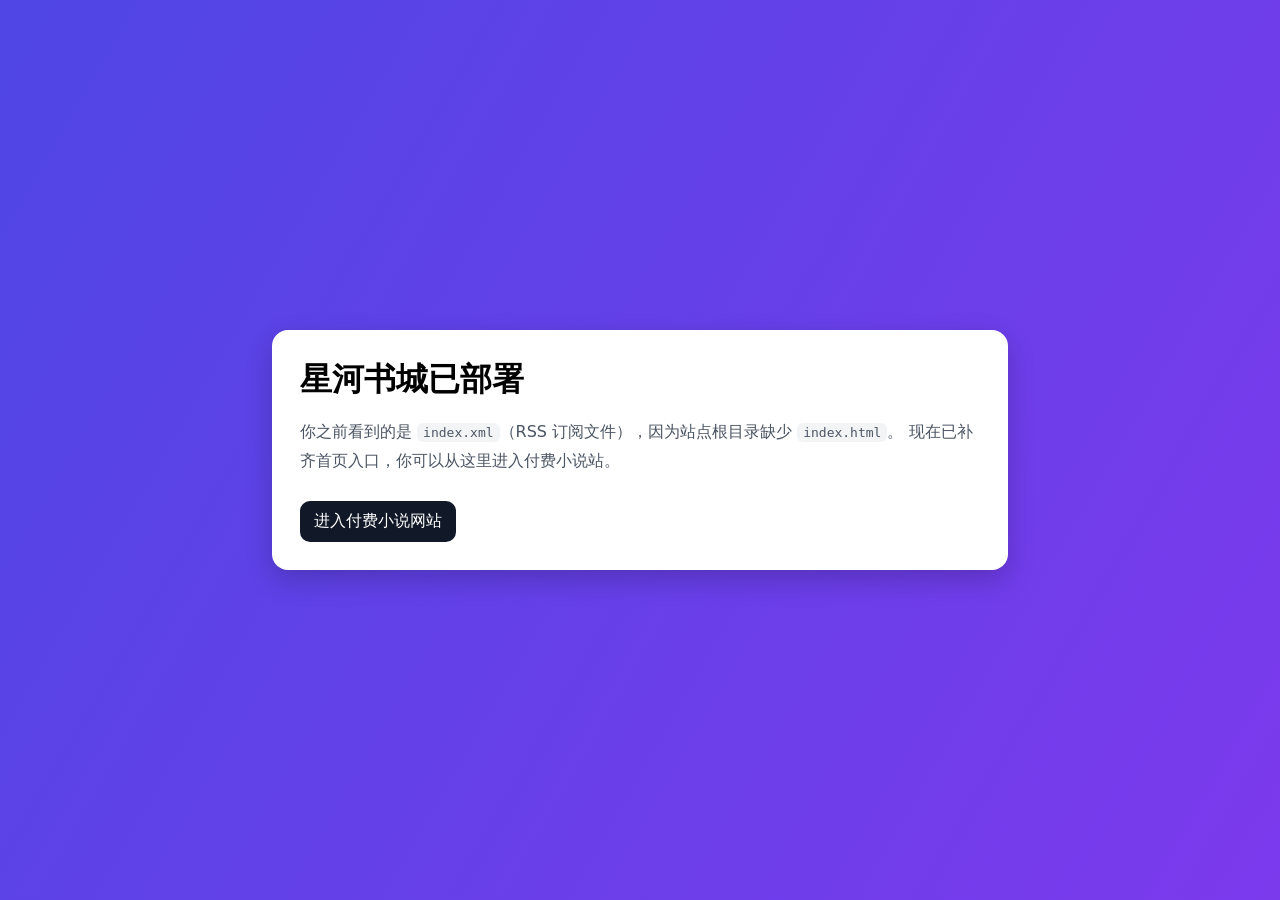
<file: index.html>
<!doctype html>
<html lang="zh-CN">
  <head>
    <meta charset="UTF-8" />
    <meta name="viewport" content="width=device-width, initial-scale=1.0" />
    <title>星河书城</title>
    <style>
      body {
        margin: 0;
        min-height: 100vh;
        display: grid;
        place-items: center;
        font-family: "PingFang SC", "Microsoft YaHei", system-ui, sans-serif;
        background: linear-gradient(120deg, #4f46e5, #7c3aed);
      }
      .card {
        width: min(680px, 92vw);
        background: #fff;
        border-radius: 16px;
        padding: 28px;
        box-shadow: 0 10px 28px rgba(0, 0, 0, 0.2);
      }
      h1 { margin: 0 0 8px; }
      p { color: #4b5563; line-height: 1.8; }
      a {
        display: inline-block;
        margin-top: 10px;
        background: #111827;
        color: #fff;
        text-decoration: none;
        padding: 10px 14px;
        border-radius: 10px;
      }
      code { background: #f3f4f6; padding: 2px 6px; border-radius: 6px; }
    </style>
  </head>
  <body>
    <main class="card">
      <h1>星河书城已部署</h1>
      <p>
        你之前看到的是 <code>index.xml</code>（RSS 订阅文件），因为站点根目录缺少 <code>index.html</code>。
        现在已补齐首页入口，你可以从这里进入付费小说站。
      </p>
      <a href="./paid-novel/index.html">进入付费小说网站</a>
    </main>
  </body>
</html>
</file>
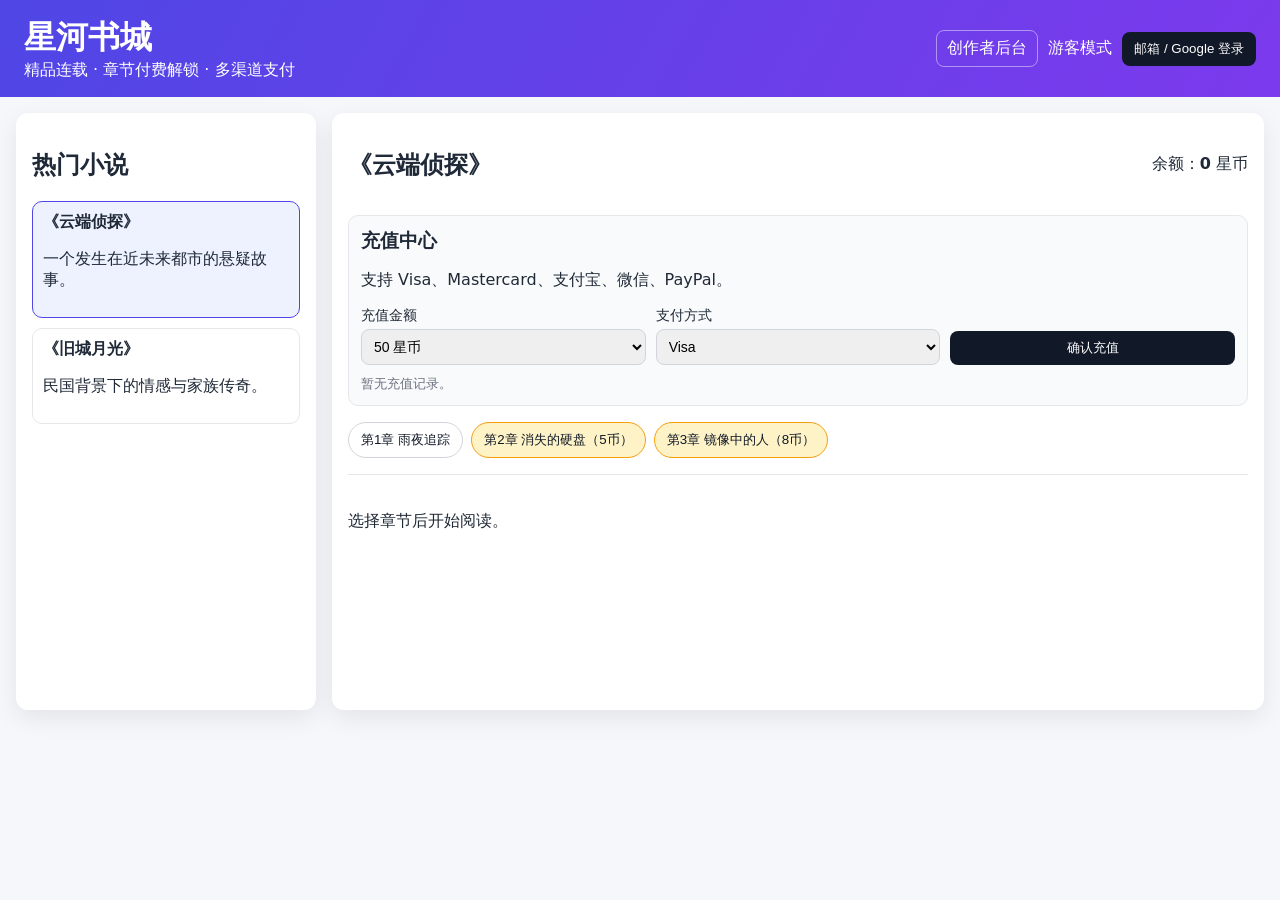
<file: paid-novel/index.html>
<!doctype html>
<html lang="zh-CN">
  <head>
    <meta charset="UTF-8" />
    <meta name="viewport" content="width=device-width, initial-scale=1.0" />
    <title>星河书城 · 付费小说站</title>
    <link rel="stylesheet" href="./styles.css" />
  </head>
  <body>
    <header class="topbar">
      <div>
        <h1>星河书城</h1>
        <p>精品连载 · 章节付费解锁 · 多渠道支付</p>
      </div>
      <div class="user-panel">
        <a class="ghost-link" href="./creator-dashboard.html">创作者后台</a>
        <span id="welcomeText">游客模式</span>
        <button id="loginBtn">邮箱 / Google 登录</button>
      </div>
    </header>

    <main class="layout">
      <section class="novel-list card">
        <h2>热门小说</h2>
        <ul id="novelList"></ul>
      </section>

      <section class="reader card">
        <div class="reader-head">
          <h2 id="bookTitle">请选择一本小说</h2>
          <div class="wallet">余额：<strong id="balanceText">0</strong> 星币</div>
        </div>

        <section class="pay-box">
          <h3>充值中心</h3>
          <p>支持 Visa、Mastercard、支付宝、微信、PayPal。</p>
          <div class="pay-controls">
            <label>充值金额
              <select id="rechargeAmount">
                <option value="20">20 星币</option>
                <option value="50" selected>50 星币</option>
                <option value="100">100 星币</option>
                <option value="200">200 星币</option>
              </select>
            </label>
            <label>支付方式
              <select id="paymentMethod">
                <option value="visa">Visa</option>
                <option value="mastercard">Mastercard</option>
                <option value="alipay">支付宝</option>
                <option value="wechat">微信支付</option>
                <option value="paypal">PayPal</option>
              </select>
            </label>
            <button id="rechargeBtn">确认充值</button>
          </div>
          <p id="lastPaymentText" class="hint">暂无充值记录。</p>
        </section>

        <div id="chapterList" class="chapter-list"></div>

        <article id="chapterContent" class="chapter-content">
          <p>选择章节后开始阅读。</p>
        </article>
      </section>
    </main>

    <dialog id="authDialog">
      <form method="dialog" id="authForm">
        <h3>邮箱登录</h3>
        <label>邮箱<input name="email" type="email" placeholder="you@example.com" required /></label>
        <label>密码<input name="password" type="password" placeholder="请输入密码" required minlength="6" /></label>
        <menu>
          <button value="cancel">取消</button>
          <button value="submit">邮箱登录</button>
        </menu>
      </form>
      <div class="oauth-wrap">
        <button id="googleLoginBtn" class="google-btn" type="button">使用 Google 账号登录（自动拉取邮箱）</button>
      </div>
    </dialog>

    <script src="./app.js"></script>
  </body>
</html>
</file>
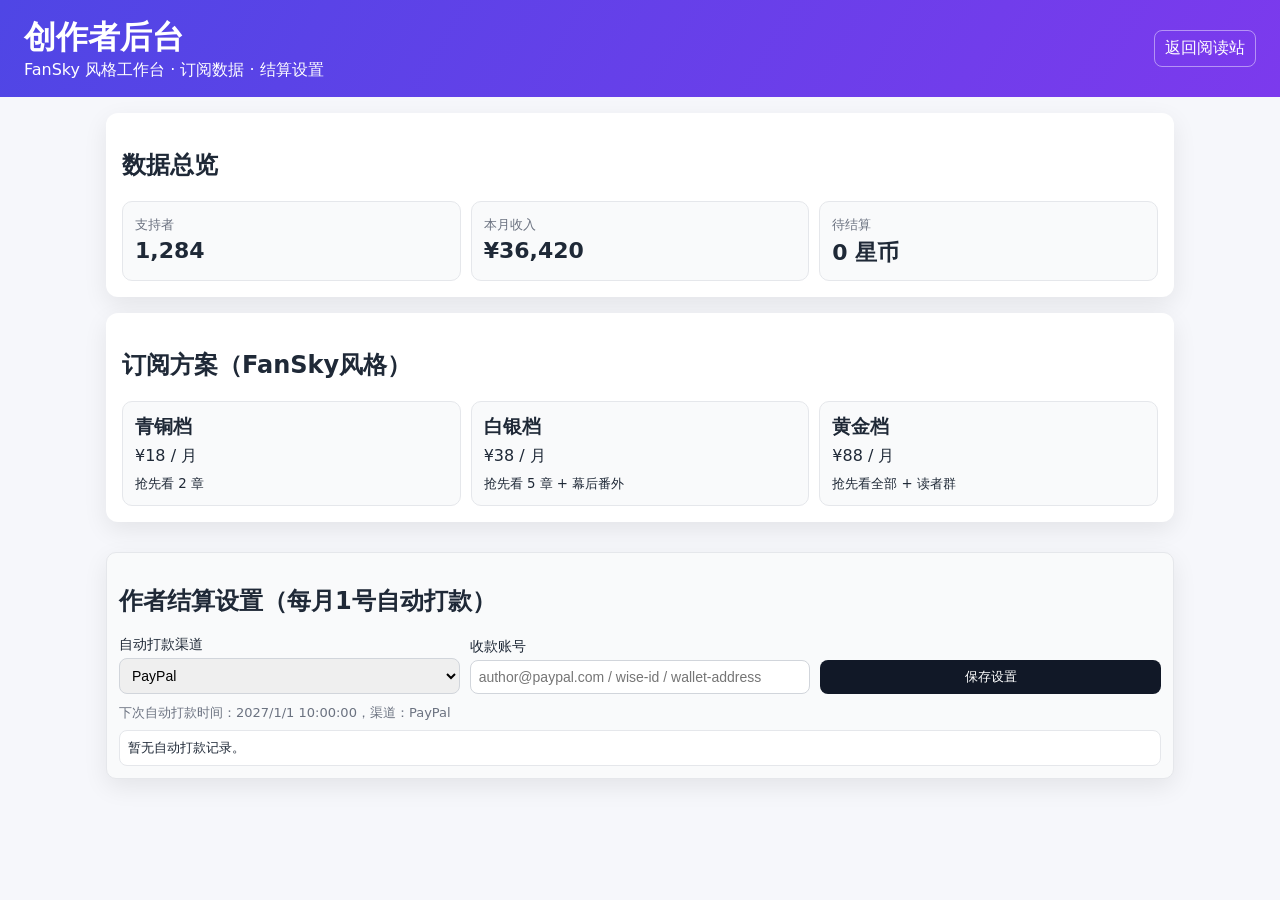
<file: paid-novel/creator-dashboard.html>
<!doctype html>
<html lang="zh-CN">
  <head>
    <meta charset="UTF-8" />
    <meta name="viewport" content="width=device-width, initial-scale=1.0" />
    <title>星河书城 · 创作者后台</title>
    <link rel="stylesheet" href="./styles.css" />
  </head>
  <body>
    <header class="topbar">
      <div>
        <h1>创作者后台</h1>
        <p>FanSky 风格工作台 · 订阅数据 · 结算设置</p>
      </div>
      <div class="user-panel">
        <a class="ghost-link" href="./index.html">返回阅读站</a>
      </div>
    </header>

    <main class="dashboard-layout">
      <section class="card">
        <h2>数据总览</h2>
        <div class="stats-grid">
          <div class="stat-item"><span>支持者</span><strong>1,284</strong></div>
          <div class="stat-item"><span>本月收入</span><strong>¥36,420</strong></div>
          <div class="stat-item"><span>待结算</span><strong id="pendingPayout">0 星币</strong></div>
        </div>
      </section>

      <section class="card">
        <h2>订阅方案（FanSky风格）</h2>
        <div class="tiers-grid">
          <div class="tier-item"><h3>青铜档</h3><p>¥18 / 月</p><small>抢先看 2 章</small></div>
          <div class="tier-item"><h3>白银档</h3><p>¥38 / 月</p><small>抢先看 5 章 + 幕后番外</small></div>
          <div class="tier-item"><h3>黄金档</h3><p>¥88 / 月</p><small>抢先看全部 + 读者群</small></div>
        </div>
      </section>

      <section class="card payout-box">
        <h2>作者结算设置（每月1号自动打款）</h2>
        <div class="pay-controls">
          <label>自动打款渠道
            <select id="payoutChannel">
              <option value="paypal">PayPal</option>
              <option value="wise">Wise</option>
              <option value="crypto">虚拟币账户</option>
            </select>
          </label>
          <label>收款账号
            <input id="payoutAccount" placeholder="author@paypal.com / wise-id / wallet-address" />
          </label>
          <button id="savePayoutBtn">保存设置</button>
        </div>
        <p id="nextPayoutText" class="hint"></p>
        <div id="payoutLogs" class="log-list"></div>
      </section>
    </main>

    <script src="./creator-dashboard.js"></script>
  </body>
</html>
</file>
<file: paid-novel/styles.css>
:root {
  font-family: "PingFang SC", "Microsoft YaHei", system-ui, sans-serif;
  color: #1f2937;
  background: #f6f7fb;
}

* { box-sizing: border-box; }
body { margin: 0; }

.topbar {
  display: flex;
  justify-content: space-between;
  align-items: center;
  padding: 16px 24px;
  color: #fff;
  background: linear-gradient(120deg, #4f46e5, #7c3aed);
}
.topbar h1, .topbar p { margin: 0; }

.user-panel { display: flex; align-items: center; gap: 10px; }
.ghost-link {
  text-decoration: none;
  color: #fff;
  border: 1px solid rgba(255,255,255,.45);
  border-radius: 8px;
  padding: 7px 10px;
}

button {
  border: none;
  border-radius: 8px;
  background: #111827;
  color: #fff;
  padding: 8px 12px;
  cursor: pointer;
}
button:hover { opacity: 0.9; }

.layout {
  display: grid;
  grid-template-columns: 300px 1fr;
  gap: 16px;
  padding: 16px;
}
.dashboard-layout {
  max-width: 1100px;
  margin: 0 auto;
  padding: 16px;
  display: grid;
  gap: 16px;
}

.card {
  background: #fff;
  border-radius: 12px;
  box-shadow: 0 8px 24px rgba(0,0,0,.08);
  padding: 16px;
}

.stats-grid, .tiers-grid {
  display: grid;
  grid-template-columns: repeat(3, minmax(0,1fr));
  gap: 10px;
}
.stat-item, .tier-item {
  border: 1px solid #e5e7eb;
  border-radius: 10px;
  padding: 12px;
  background: #f9fafb;
}
.stat-item span { color:#6b7280; font-size:13px; }
.stat-item strong { display:block; margin-top:4px; font-size:22px; }
.tier-item h3, .tier-item p { margin: 0 0 6px; }

.novel-list ul { list-style: none; padding: 0; margin: 0; }
.novel-item {
  padding: 10px;
  border: 1px solid #e5e7eb;
  border-radius: 10px;
  margin-bottom: 10px;
  cursor: pointer;
}
.novel-item.active { border-color: #4f46e5; background: #eef2ff; }

.reader-head {
  display: flex;
  justify-content: space-between;
  align-items: center;
  flex-wrap: wrap;
  gap: 10px;
}

.pay-box, .payout-box {
  margin-top: 14px;
  background: #f9fafb;
  border: 1px solid #e5e7eb;
  border-radius: 10px;
  padding: 12px;
}
.pay-box h3, .payout-box h3 { margin: 0 0 8px; }

.pay-controls {
  display: grid;
  grid-template-columns: repeat(3, minmax(0, 1fr));
  gap: 10px;
  align-items: end;
}
.pay-controls label { display: grid; gap: 4px; font-size: 14px; }
select, input {
  border: 1px solid #d1d5db;
  border-radius: 8px;
  padding: 8px;
  font-size: 14px;
}

.hint { color: #6b7280; margin: 10px 0 0; font-size: 13px; }
.log-list { margin-top: 8px; display: grid; gap: 6px; }
.log-item { background: #fff; border: 1px solid #e5e7eb; border-radius: 8px; padding: 8px; font-size: 13px; }

.chapter-list { margin: 16px 0; display: flex; flex-wrap: wrap; gap: 8px; }
.chapter-btn { border: 1px solid #d1d5db; border-radius: 999px; background: #fff; color: #111827; }
.chapter-btn.locked { background: #fef3c7; border-color: #f59e0b; }

.chapter-content {
  min-height: 220px;
  line-height: 1.8;
  border-top: 1px solid #e5e7eb;
  padding-top: 16px;
}

dialog { border: none; border-radius: 12px; padding: 20px; }
dialog::backdrop { background: rgba(0,0,0,.4); }
#authForm { display: grid; gap: 12px; }
#authForm input { margin-top: 6px; width: 100%; }
menu { margin: 0; padding: 0; display: flex; justify-content: flex-end; gap: 8px; }
.oauth-wrap { margin-top: 8px; }
.google-btn { width: 100%; background: #ffffff; color: #111827; border: 1px solid #d1d5db; }

@media (max-width: 1000px) {
  .pay-controls, .stats-grid, .tiers-grid { grid-template-columns: 1fr; }
}
@media (max-width: 800px) {
  .layout { grid-template-columns: 1fr; }
}
</file>
